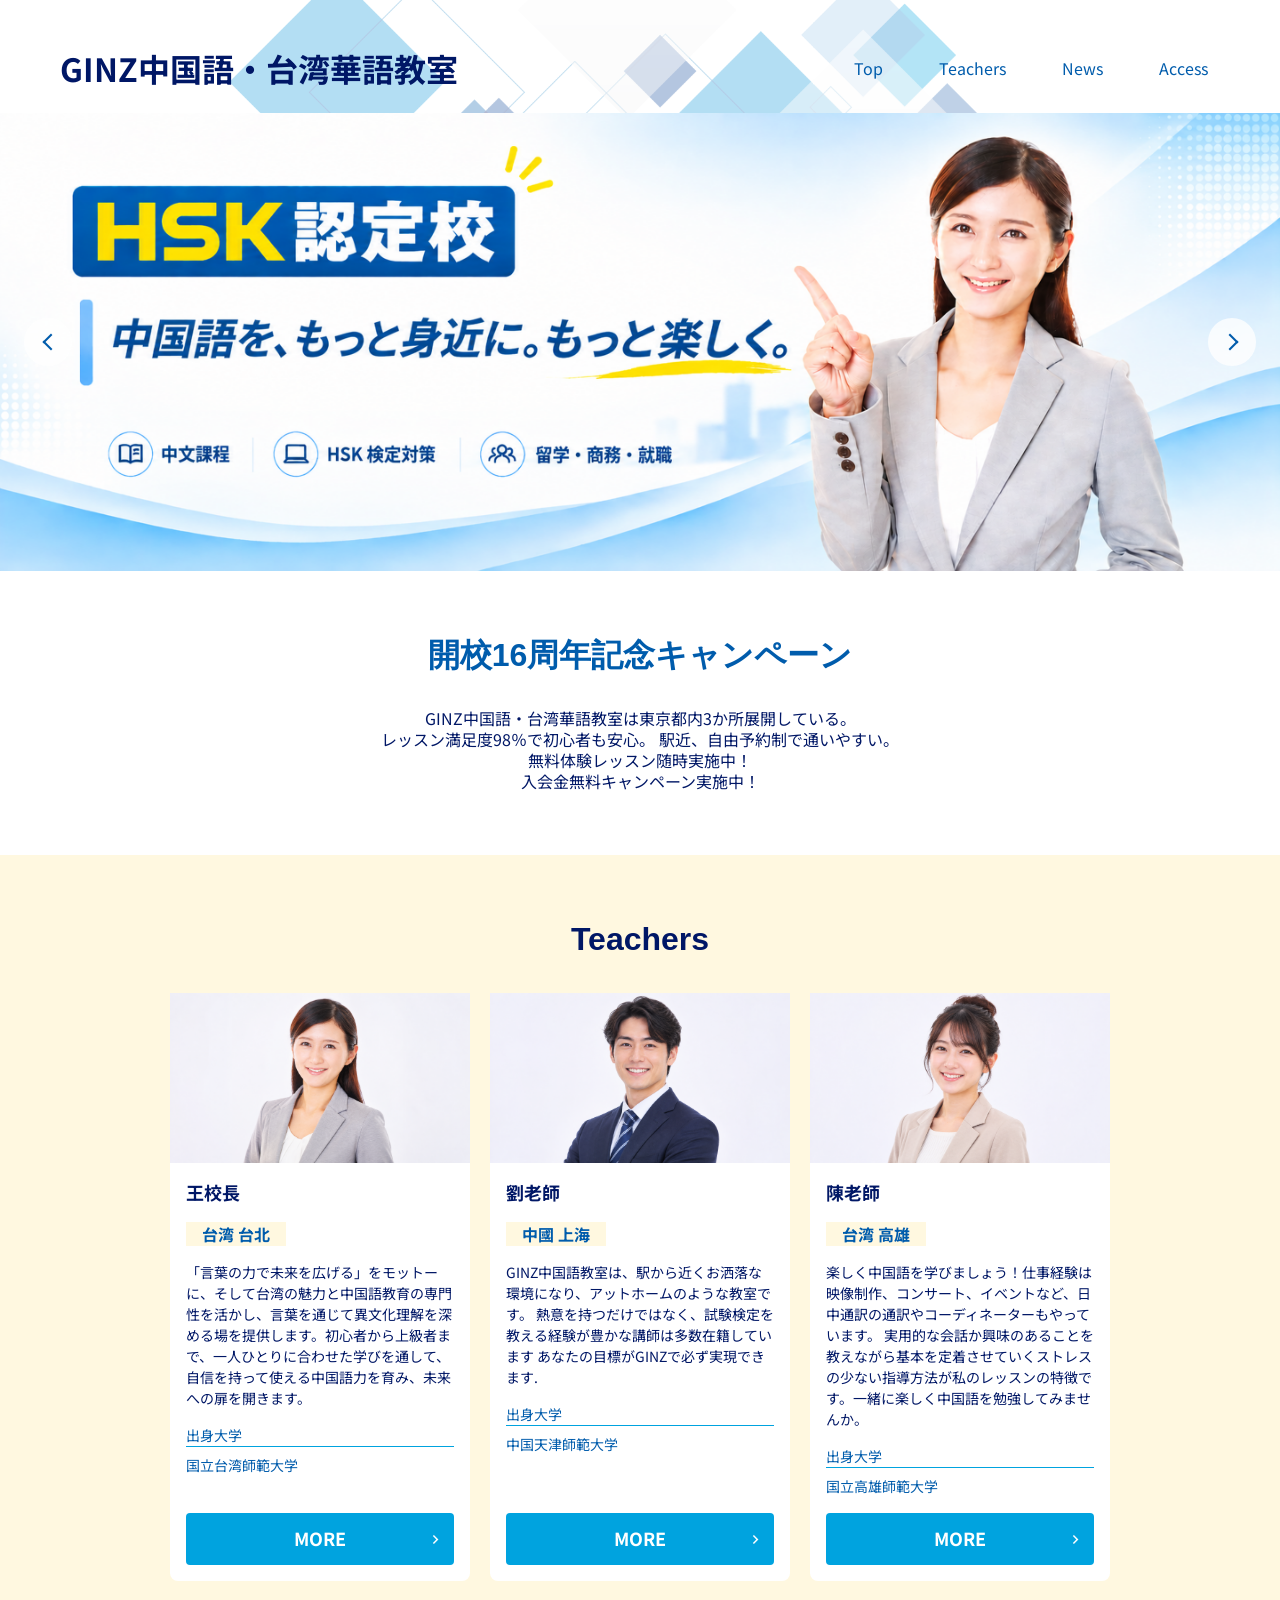
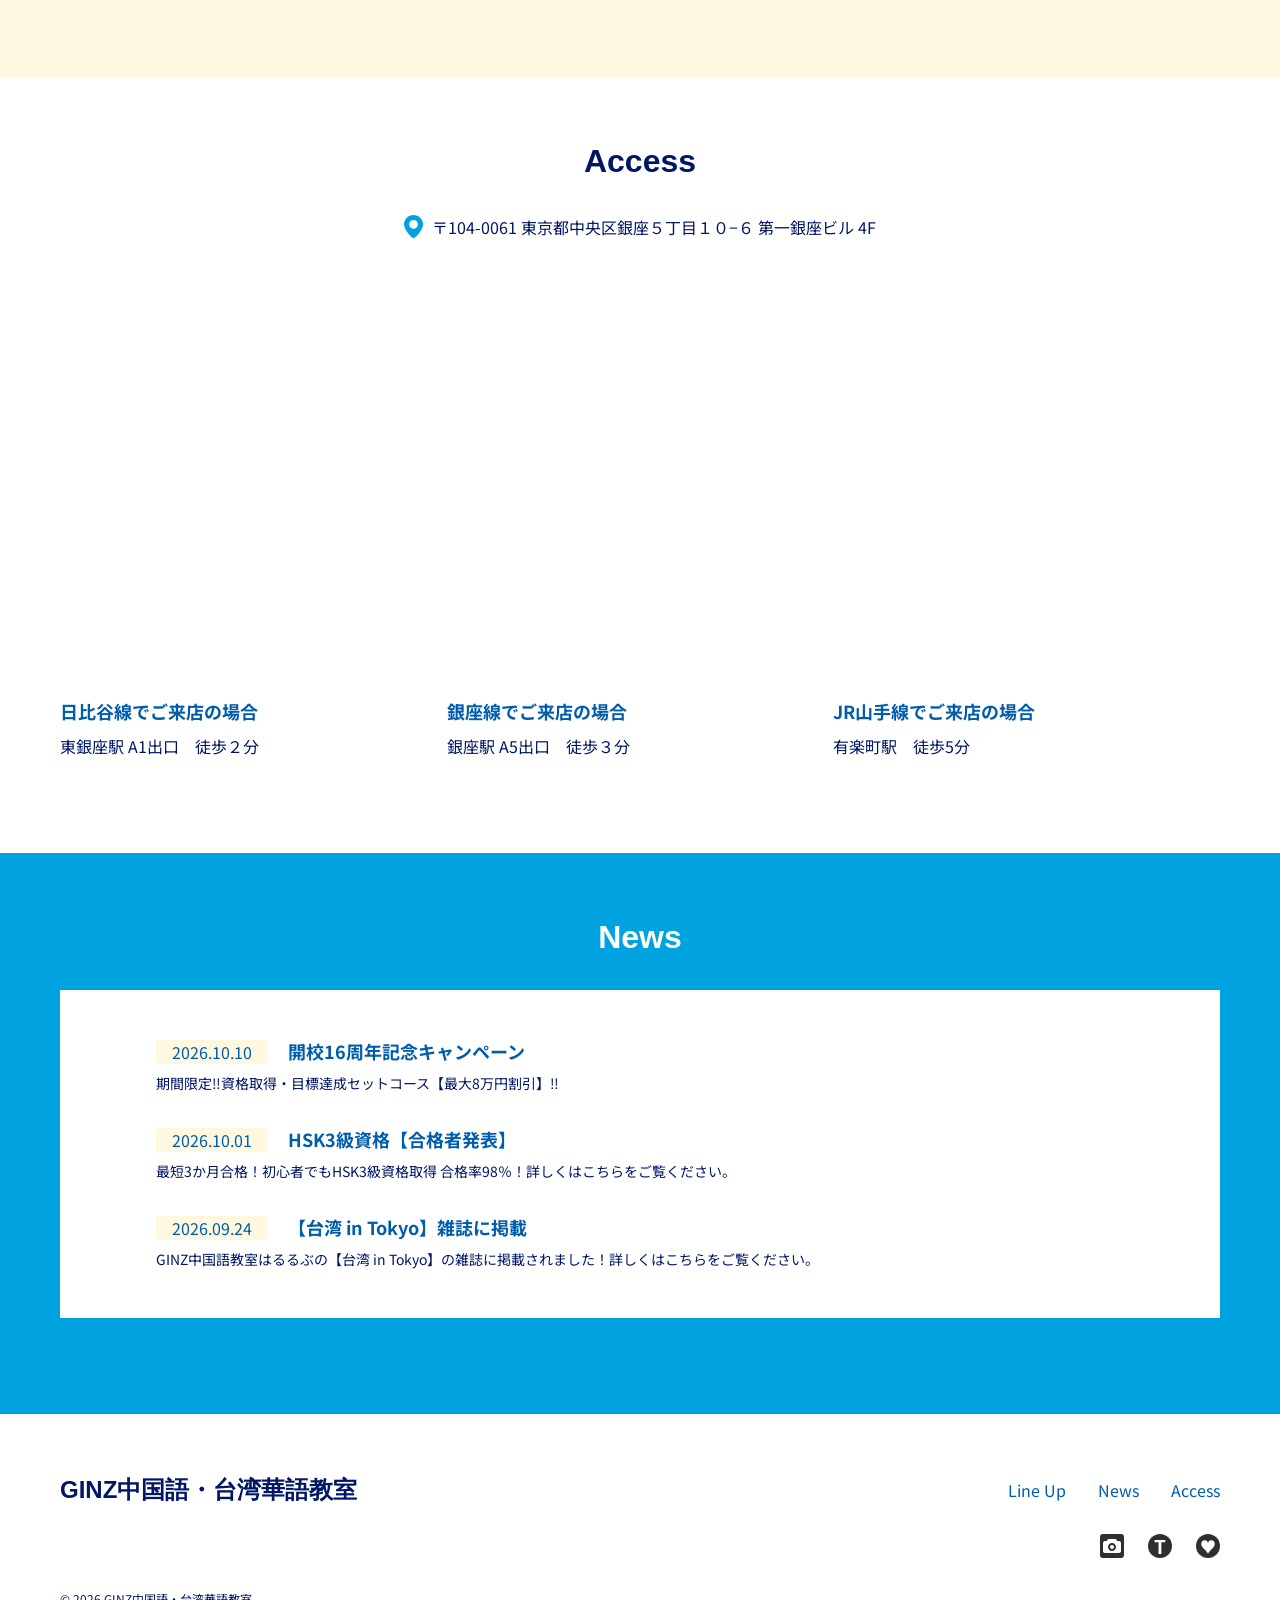
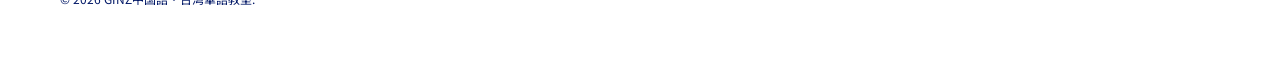
<file: index.html>
<!DOCTYPE html>
<html lang="ja">
<head prefix="og: https://ogp.me/ns#">
    <meta charset="UTF-8">
    <meta name="viewport" content="width=device-width, initial-scale=1.0">
    <meta name="description" content="GINZ中国語・台湾華語教室は東京都内3か所展開している。レッスン満足度98％で初心者も安心。駅近、自由予約制で通いやすい。無料体験レッスン随時実施中！">
    
    <!-- OGP -->
    <meta property="og:url" content="https://example.com/"> <!-- 暫定 -->
    <meta property="og:type" content="website">
    <meta property="og:title" content="GINZ中国語・台湾華語教室">
    <meta property="og:description" content="GINZ中国語・台湾華語教室は東京都内4か所展開している。レッスン満足度98％で初心者も安心。駅近、自由予約制で通いやすい。無料体験レッスン随時実施中！">
    <meta property="og:site_name" content="GINZ中国語・台湾華語教室">
    <meta property="og:image" content="https://example.com/assets/images/ogp.png">   <!-- 暫定 -->

    <!-- favicon apple-touch-icon -->
    <link rel="icon" type="image/svg+xml" href="assets/images/favicon.svg">
    <link rel="icon" type="image/x-icon" href="assets/images/favicon.ico">
    <link rel="apple-touch-icon" sizes="180x180" href="assets/images/apple-touch-icon.png">
    <link rel="icon" type="image/png" sizes="256x256" href="assets/images/android-chrome-256x256.png">
    
    <title>GINZ中国語・台湾華語教室</title>

    <!-- web fonts -->
    <link rel="preconnect" href="https://fonts.googleapis.com">
    <link rel="preconnect" href="https://fonts.gstatic.com" crossorigin>
    <link href="https://fonts.googleapis.com/css2?family=Noto+Sans+JP:wght@100..900&display=swap" rel="stylesheet">
    
    <!-- CSS -->
    <link rel="stylesheet" href="assets/css/destyle.css">
    <link rel="stylesheet" href="assets/css/style.css">

</head>
<body>
    <div id="container" class="container">
        <header class="header">
            <h1 class="header__topic"><a href="#">GINZ中国語・台湾華語教室</a></h1>
            <nav class="nav">
                <div class="nav__header">
                    <p class="nav__topic">GINZ中国語・台湾華語教室</p>
                    <img class="nav__btn" src="assets/images/btn-close.svg" alt="">
                </div>
                <ul class="nav__list">
                    <li class="nav__item"><a href="#"><img src="assets/images/icon-nav_top.svg" alt="">Top</a></li>
                    <li class="nav__item"><a href="#lineUp"><img src="assets/images/icon-nav-lineup.svg" alt="">Teachers</a></li>
                    <li class="nav__item"><a href="#news"><img src="assets/images/icon-nav-news.svg" alt="">News</a></li>
                    <li class="nav__item"><a href="#access"><img src="assets/images/icon-nav_access.svg" alt="">Access</a></li>

                </ul>
            </nav>
            <!-- .header_btn -->
            <img class="header__btn" src="assets/images/btn-menu.svg" alt="">

        </header>

        <main class="main">
            <article class="article">
                <header class="article__header">
                    <p class="mainImg">
                        <img class="mainImg__sp" src="assets/images/main-sp.jpg" alt="キャンペーン">
                        <span class="mainImg__pc" role="group" aria-label="メインビジュアルの画像スライダー">
                            <span class="mainImg__track">
                                <span class="mainImg__slide" aria-hidden="true"><img src="assets/images/main-pc_02.jpg" alt=""></span>
                                <span class="mainImg__slide" data-slide="0"><img src="assets/images/main-pc.jpg" alt="キャンペーン"></span>
                                <span class="mainImg__slide" data-slide="1" aria-hidden="true"><img src="assets/images/main-pc_02.jpg" alt="キャンペーン"></span>
                                <span class="mainImg__slide" aria-hidden="true"><img src="assets/images/main-pc.jpg" alt=""></span>
                            </span>
                            <button class="mainImg__arrow mainImg__arrow--prev" type="button" aria-label="前の画像"></button>
                            <button class="mainImg__arrow mainImg__arrow--next" type="button" aria-label="次の画像"></button>
                        </span>
                    </p>
                    <div class="mainTopics">
                        <h2 class="mainTopics__name">開校16周年記念キャンペーン</h2>
                        <p class="mainTopics__txt">GINZ中国語・台湾華語教室は東京都内3か所展開している。<br>
                            レッスン満足度98％で初心者も安心。
                            駅近、自由予約制で通いやすい。<br><br class="spBr">
                            無料体験レッスン随時実施中！<br>
                            入会金無料キャンペーン実施中！
                        </p>
                    </div>
                </header>
                <section id="lineUp" class="section section--lineUp">
                    <h3 class="section__topic">Teachers</h3>
                    <ul class="lineUp">
                        <li class="lineUp__item">
                            <p class="lineUp__img"><img src="assets/images/thum-lineup01.jpg" alt="王老師"></p>
                            <div class="lineUp__content">
                                <h4 class="lineUp__name">王校長</h4>
                                <p class="lineUp__category">台湾 台北</p>
                                <p class="lineUp__txt">「言葉の力で未来を広げる」をモットーに、そして台湾の魅力と中国語教育の専門性を活かし、言葉を通じて異文化理解を深める場を提供します。初心者から上級者まで、一人ひとりに合わせた学びを通して、自信を持って使える中国語力を育み、未来への扉を開きます。</p>
                                <div class="detail">
                                    <p class="detail__location">出身大学</p>
                                    <p class="detail__txt">国立台湾師範大学</p>
                                </div>
                                <a class="btn" href="#">MORE</a>
                            </div> <!-- lineUp__content -->
                        </li>
                        <li class="lineUp__item">
                            <p class="lineUp__img"><img src="assets/images/thum-lineup02.jpg" alt="劉老師"></p>
                            <div class="lineUp__content">
                                <h4 class="lineUp__name">劉老師</h4>
                                <p class="lineUp__category">中國 上海</p>
                                <p class="lineUp__txt">GINZ中国語教室は、駅から近くお洒落な環境になり、アットホームのような教室です。 熱意を持つだけではなく、試験検定を教える経験が豊かな講師は多数在籍しています あなたの目標がGINZで必ず実現できます.</p>
                                <div class="detail">
                                    <p class="detail__location">出身大学</p>
                                    <p class="detail__txt">中国天津師範大学</p>
                                </div>
                                <a class="btn" href="#">MORE</a>
                            </div> <!-- lineUp__content -->
                        </li>
                        <li class="lineUp__item">
                            <p class="lineUp__img"><img src="assets/images/thum-lineup03.jpg" alt="陳老師"></p>
                            <div class="lineUp__content">
                                <h4 class="lineUp__name">陳老師</h4>
                                <p class="lineUp__category">台湾 高雄</p>
                                <p class="lineUp__txt">楽しく中国語を学びましょう！仕事経験は映像制作、コンサート、イベントなど、日中通訳の通訳やコーディネーターもやっています。 実用的な会話か興味のあることを教えながら基本を定着させていくストレスの少ない指導方法が私のレッスンの特徴です。一緒に楽しく中国語を勉強してみませんか。</p>
                                <div class="detail">
                                    <p class="detail__location">出身大学</p>
                                    <p class="detail__txt">国立高雄師範大学</p>
                                </div>
                                <a class="btn" href="#">MORE</a>
                            </div> <!-- lineUp__content -->
                        </li>
                    </ul>
                </section>

                <section id="access" class="section section--access">
                    <h3 class="section__topic">Access</h3>
                    <address class="address"><img src="assets/images/icon-nav_access.svg" alt="">〒104-0061 東京都中央区銀座５丁目１０−６ 第一銀座ビル 4F</address>
                    <iframe class="map" src="https://www.google.com/maps/embed?pb=!1m18!1m12!1m3!1d3241.2957389659337!2d139.76284357578737!3d35.66971937259103!2m3!1f0!2f0!3f0!3m2!1i1024!2i768!4f13.1!3m3!1m2!1s0x60188be6ffcf54fb%3A0x1d513f901a5be927!2z56ys5LiA6YqA5bqn44OT44Or!5e0!3m2!1sja!2stw!4v1791644017799!5m2!1sja!2stw" style="border:0;" allowfullscreen="" loading="lazy" referrerpolicy="strict-origin-when-cross-origin"></iframe>
                    <ul class="directions">
                        <li class="directions__item">
                            <h4 class="directions__topic">日比谷線でご来店の場合</h4>
                            <p class="directions__txt">東銀座駅 A1出口　徒歩２分</p>
                        </li>
                        <li class="directions__item">
                            <h4 class="directions__topic">銀座線でご来店の場合</h4>
                            <p class="directions__txt">銀座駅 A5出口　徒歩３分</p>
                        </li>
                        <li class="directions__item">
                            <h4 class="directions__topic">JR山手線でご来店の場合</h4>
                            <p class="directions__txt">有楽町駅　徒歩5分</p>
                        </li>
                    </ul>
                </section>

                <Section id="news" class="section section--news">
                    <h3 class="section__topic section__topic--news">News</h3>
                    <dl class="news__list">
                        <dt class="news__topic">
                            <time datetime="2026-10-10">2026.10.10</time>
                            <span>開校16周年記念キャンペーン</span>
                        </dt>
                        <dd class="news__txt">期間限定‼️資格取得・目標達成セットコース【最大8万円割引】‼️</dd>
                       
                        <dt class="news__topic">
                            <time datetime="2026-10-01">2026.10.01</time>
                            <span>HSK3級資格【合格者発表】 </span>
                        </dt>
                        <dd class="news__txt">最短3か月合格！初心者でもHSK3級資格取得 合格率98％！詳しくはこちらをご覧ください。</dd>
                        
                        <dt class="news__topic">
                            <time datetime="2026-09-24">2026.09.24</time>
                            <span>【台湾 in Tokyo】雑誌に掲載</span>
                        </dt>
                        <dd class="news__txt">GINZ中国語教室はるるぶの【台湾 in Tokyo】の雑誌に掲載されました！詳しくはこちらをご覧ください。</dd>
                    </dl>
                </Section>   
            </article>
        </main>

        <footer class="footer">
            <div class="footer__group">
                <h2 class="footer__topic">GINZ中国語・台湾華語教室</h2>
                <nav class="menu">
                    <ul class="menu__list">
                        <li class="menu__item"><a href="#lineUp">Line Up</a></li>
                        <li class="menu__item"><a href="#news">News</a></li>
                        <li class="menu__item"><a href="#access">Access</a></li>
                    </ul>
                </nav>
            </div>
            <ul class="sns">
                <li class="sns__item"><a href="#" target="_blank"><img src="assets/images/icon-sns_photo.svg" alt=""></a></li>
                <li class="sns__item"><a href="#" target="_blank"><img src="assets/images/icon-sns_tmark.svg" alt=""></a></li>
                <li class="sns__item"><a href="#" target="_blank"><img src="assets/images/icon-sns_heart.svg" alt=""></a></li>
            </ul>
            <p class="copy"><small>&copy; 2026 GINZ中国語・台湾華語教室.</small></p>
        </footer>
    </div>
    <script src="https://code.jquery.com/jquery-3.7.0.min.js" integrity="sha256-2Pmvv0kuTBOenSvLm6bvfBSSHrUJ+3A7x6P5Ebd07/g=" crossorigin="anonymous"></script>
    <script src="assets/js/main.js"></script>

</body>
</html>
</file>
<file: assets/css/destyle.css>
/*! destyle.css v4.0.0 | MIT License | https://github.com/nicolas-cusan/destyle.css */

/* Reset box-model and set borders */
/* ============================================ */

*,
::before,
::after {
  box-sizing: border-box;
  border-style: solid;
  border-width: 0;
}

/* Document */
/* ============================================ */

/**
 * 1. Correct the line height in all browsers.
 * 2. Prevent adjustments of font size after orientation changes in iOS.
 * 3. Remove gray overlay on links for iOS.
 */

html {
  line-height: 1.15; /* 1 */
  -webkit-text-size-adjust: 100%; /* 2 */
  -webkit-tap-highlight-color: transparent; /* 3*/
}

/* Sections */
/* ============================================ */

/**
 * Remove the margin in all browsers.
 */

body {
  margin: 0;
}

/**
 * Render the `main` element consistently in IE.
 */

main {
  display: block;
}

/* Vertical rhythm */
/* ============================================ */

p,
table,
blockquote,
address,
pre,
iframe,
form,
figure,
dl {
  margin: 0;
}

/* Headings */
/* ============================================ */

h1,
h2,
h3,
h4,
h5,
h6 {
  font-size: inherit;
  font-weight: inherit;
  margin: 0;
}

/* Lists (enumeration) */
/* ============================================ */

ul,
ol {
  margin: 0;
  padding: 0;
  list-style: none;
}

/* Lists (definition) */
/* ============================================ */

dt {
  font-weight: bold;
}

dd {
  margin-left: 0;
}

/* Grouping content */
/* ============================================ */

/**
 * 1. Add the correct box sizing in Firefox.
 * 2. Show the overflow in Edge and IE.
 */

hr {
  box-sizing: content-box; /* 1 */
  height: 0; /* 1 */
  overflow: visible; /* 2 */
  border-top-width: 1px;
  margin: 0;
  clear: both;
  color: inherit;
}

/**
 * 1. Correct the inheritance and scaling of font size in all browsers.
 * 2. Correct the odd `em` font sizing in all browsers.
 */

pre {
  font-family: monospace, monospace; /* 1 */
  font-size: inherit; /* 2 */
}

address {
  font-style: inherit;
}

/* Text-level semantics */
/* ============================================ */

/**
 * Remove the gray background on active links in IE 10.
 */

a {
  background-color: transparent;
  text-decoration: none;
  color: inherit;
}

/**
 * 1. Remove the bottom border in Chrome 57-
 * 2. Add the correct text decoration in Chrome, Edge, IE, Opera, and Safari.
 */

abbr[title] {
  text-decoration: underline dotted; /* 2 */
}

/**
 * Add the correct font weight in Chrome, Edge, and Safari.
 */

b,
strong {
  font-weight: bolder;
}

/**
 * 1. Correct the inheritance and scaling of font size in all browsers.
 * 2. Correct the odd `em` font sizing in all browsers.
 */

code,
kbd,
samp {
  font-family: monospace, monospace; /* 1 */
  font-size: inherit; /* 2 */
}

/**
 * Add the correct font size in all browsers.
 */

small {
  font-size: 80%;
}

/**
 * Prevent `sub` and `sup` elements from affecting the line height in
 * all browsers.
 */

sub,
sup {
  font-size: 75%;
  line-height: 0;
  position: relative;
  vertical-align: baseline;
}

sub {
  bottom: -0.25em;
}

sup {
  top: -0.5em;
}

/* Replaced content */
/* ============================================ */

/**
 * Prevent vertical alignment issues.
 */

svg,
img,
embed,
object,
iframe {
  vertical-align: bottom;
}

/* Forms */
/* ============================================ */

/**
 * Reset form fields to make them styleable.
 * 1. Make form elements stylable across systems iOS especially.
 * 2. Inherit text-transform from parent.
 */

button,
input,
optgroup,
select,
textarea {
  -webkit-appearance: none; /* 1 */
  appearance: none;
  vertical-align: middle;
  color: inherit;
  font: inherit;
  background: transparent;
  padding: 0;
  margin: 0;
  border-radius: 0;
  text-align: inherit;
  text-transform: inherit; /* 2 */
}

/**
 * Correct cursors for clickable elements.
 */

button,
[type="button"],
[type="reset"],
[type="submit"] {
  cursor: pointer;
}

button:disabled,
[type="button"]:disabled,
[type="reset"]:disabled,
[type="submit"]:disabled {
  cursor: default;
}

/**
 * Improve outlines for Firefox and unify style with input elements & buttons.
 */

:-moz-focusring {
  outline: auto;
}

select:disabled {
  opacity: inherit;
}

/**
 * Remove padding
 */

option {
  padding: 0;
}

/**
 * Reset to invisible
 */

fieldset {
  margin: 0;
  padding: 0;
  min-width: 0;
}

legend {
  padding: 0;
}

/**
 * Add the correct vertical alignment in Chrome, Firefox, and Opera.
 */

progress {
  vertical-align: baseline;
}

/**
 * Remove the default vertical scrollbar in IE 10+.
 */

textarea {
  overflow: auto;
}

/**
 * Correct the cursor style of increment and decrement buttons in Chrome.
 */

[type="number"]::-webkit-inner-spin-button,
[type="number"]::-webkit-outer-spin-button {
  height: auto;
}

/**
 * Correct the outline style in Safari.
 */

[type="search"] {
  outline-offset: -2px; /* 1 */
}

/**
 * Remove the inner padding in Chrome and Safari on macOS.
 */

[type="search"]::-webkit-search-decoration {
  -webkit-appearance: none;
}

/**
 * 1. Correct the inability to style clickable types in iOS and Safari.
 * 2. Fix font inheritance.
 */

::-webkit-file-upload-button {
  -webkit-appearance: button; /* 1 */
  font: inherit; /* 2 */
}

/**
 * Fix appearance for Firefox
 */
[type="number"] {
  -moz-appearance: textfield;
}

/**
 * Clickable labels
 */

label[for] {
  cursor: pointer;
}

/* Interactive */
/* ============================================ */

/*
 * Add the correct display in Edge, IE 10+, and Firefox.
 */

details {
  display: block;
}

/*
 * Add the correct display in all browsers.
 */

summary {
  display: list-item;
}

/*
 * Remove outline for editable content.
 */

[contenteditable]:focus {
  outline: auto;
}

/* Tables */
/* ============================================ */

/**
1. Correct table border color inheritance in all Chrome and Safari.
*/

table {
  border-color: inherit; /* 1 */
  border-collapse: collapse;
}

caption {
  text-align: left;
}

td,
th {
  vertical-align: top;
  padding: 0;
}

th {
  text-align: left;
  font-weight: bold;
}
</file>
<file: assets/css/style.css>
@charset "UTF-8";
/* ===============
common
================= */
html {
  font-size: 62.5%;
}

body {
  font-family: 
    'Noto Sans JP', 
    Arial,
    sans-serif;
  font-style: normal;
  color: #001766;
  background-color: #fff;
  line-height: 1.5;
}

/* Fixed background gives the page a simple parallax effect while scrolling. */
.container {
    position: relative;
    isolation: isolate;
}

.container::before {
    content: '';
    position: fixed;
    inset: 0;
    z-index: -1;
    pointer-events: none;
    background-image: url('../images/bg_l.png');
    background-repeat: no-repeat;
    background-position: center top;
    background-size: min(100vw, 2000px) auto;
}

img {
  max-width: 100%;
  height: auto;
}

.section__topic {
    font-family: Arial;
    font-size: 3.2rem; /* 32px */
    font-weight: 700;
    line-height: 1.3; /* 41.6px */
    text-align: center;
}
/* ===============
header
================= */
.header {
    padding: 24px 6.4% 16px;
    background-color: rgba(255, 255, 255, 0.7);
    position: sticky;
    top: 0;
    z-index: 1000;

}
.header__topic, .nav__topic {
    color: #001766;
    font-size: 2.4rem; /* 24px */
    font-weight: 700;
}

/* nav初期設定 */
.nav {
    background: rgba(255, 255, 255, 0.9);
    width: 100%;
    height: 100vh;
    padding: 24px 6.4%;
    position: fixed;
    top: 0;
    left: 0;
    z-index: 100;
    transform: translateX(-100%);
    transition: transform 0.3s ease-in-out;
}

.nav__header {
    display: flex;
    justify-content: space-between;
    align-items: center;
    /* margin-bottom: 24px; */
}

.nav__list {
    margin-top: 66px;
}

.nav__item {
    color: #001766;
    font-size: 1.8rem; /* 18px */
    font-weight: 700;
    line-height: 1; 
    margin-top: 52px;
}

.nav__item img {
    display: inline-block;
    vertical-align: -3px;
    margin-right: 24px;
}

.nav.active {
    transform: translateX(0);
}

.header__btn {
    display: block;
    width: 18px;
    height: 11px;
    cursor: pointer;
    position: absolute;
    top: 37px;
    right: 6.4%;
}

/* .header pc */
@media screen and (min-width: 769px) {
    .header {
        max-width: 1280px;
        margin: 0 auto;
        padding: 48px 60px 24px 60px;
        display: flex;
        justify-content: space-between;
        align-items: center;
    }
    .header__topic {
        font-size: 3.2rem; /* 32px */
        line-height: 1; 
    }

    .nav {
        background: transparent;
        width: auto;
        height: auto;
        padding: 0;
        position: static;
        transform: translate(0);
    }
    .nav__list {
        display: flex;
        margin-top: 0;
    }
    .nav__item {
        margin-top: 0;
        color: #005cac;
        font-size: 1.6rem; /* 16px */
        font-weight: 400;
        line-height: 1.3; /* 20.8px */
        margin-left: 32px;
    }
    .nav__item a {
        display: block;
        padding: 10px 12px;
        border-radius: 4px;
        transition: background-color 0.2s ease;
    }
    .nav__item a:hover,
    .nav__item a:focus-visible {
        background-color: #005cac;
        color: #fff;
    }
    .nav__header {
        display: none;
    }
    .nav__item img {
        display: none;
        margin-right: 0;
    }
    /* .nav__item:first-of-type {
       display: none;
    } */

    .header__btn {
        display: none;
    }

}
/* pc 768px */


/* ===============
main
================= */
/* article header */
.mainImg .mainImg__pc {
    display: none;
}

.mainTopics {
    padding: 48px 6.4%;
    background-color: rgba(255, 255, 255, 0.6);
}

.mainTopics__name {
    color: #005cac;
    text-align: center;
    font-family: Arial;
    font-size: 2.4rem; /* 24px */
    font-weight: 700;
    line-height: 1.3; /* 31.2px */
}

.mainTopics__txt {
    font-size: 1.4rem; /* 14px */
    margin-top: 24px;
    text-align: center;
}

/* article header pc */
@media screen and (min-width: 768px) {
    .mainImg .mainImg__sp {
        display: none;
    }
    .mainImg .mainImg__pc {
        display: block;
        position: relative;
        width: 100%;
        aspect-ratio: 2880 / 1030;
        overflow: hidden;
    }
    .mainImg__track {
        display: flex;
        width: 400%;
        height: 100%;
        transform: translateX(-25%);
        transition: transform 0.8s ease;
    }
    .mainImg__slide {
        display: block;
        flex: 0 0 25%;
        width: 25%;
        height: 100%;
    }
    .mainImg__slide img {
        display: block;
        width: 100%;
        height: 100%;
        object-fit: cover;
    }
    .mainImg__arrow {
        position: absolute;
        z-index: 3;
        top: 50%;
        display: grid;
        width: 48px;
        height: 48px;
        place-items: center;
        border-radius: 50%;
        background-color: rgba(255, 255, 255, 0.78);
        color: #005cac;
        cursor: pointer;
        transform: translateY(-50%);
        transition: background-color 0.2s ease;
    }
    .mainImg__arrow:hover {
        background-color: rgba(255, 255, 255, 0.95);
    }
    .mainImg__arrow:focus-visible {
        outline: 3px solid #005cac;
        outline-offset: 3px;
    }
    .mainImg__arrow::before {
        width: 12px;
        height: 12px;
        border-top: 2px solid currentColor;
        border-right: 2px solid currentColor;
        content: '';
    }
    .mainImg__arrow--prev {
        left: 24px;
    }
    .mainImg__arrow--prev::before {
        margin-left: 5px;
        transform: rotate(-135deg);
    }
    .mainImg__arrow--next {
        right: 24px;
    }
    .mainImg__arrow--next::before {
        margin-right: 5px;
        transform: rotate(45deg);
    }
    .mainTopics {
        max-width: 1280px;
        margin: 0 auto;
        padding: 64px 0;
    }
    .mainTopics__name {
        font-size: 3.2rem; /* 32px */
    }
    .spBr {
        display: none;
    }
    .mainTopics__txt {
        font-size: 1.6rem; /* 16px */
        line-height: 1.3;
        margin-top: 32px;
    }
}

@media (prefers-reduced-motion: reduce) {
    .mainImg__track {
        transition: none;
    }
}
/*  pc 769px */

/* lineUp */
.section--lineUp {
    padding: 48px 4.2%;
    background-color: #FFF8E0;
}

.lineUp__item {
    display: flex;
    flex-direction: column;
    margin-top: 20px;
}

.lineUp__item:first-of-type {
    margin-top: 32px;
}

.lineUp__img {
    aspect-ratio: 1664 / 945;
    overflow: hidden;
}

.lineUp__img img {
    display: block;
    width: 100%;
    height: 100%;
    object-fit: cover;
}

.lineUp__content {
    display: flex;
    flex: 1;
    flex-direction: column;
    background-color: #fff;
    padding: 16px;
    border-radius: 0 0 8px 8px;
}

.lineUp__name {
    font-size: 1.8rem; /* 18px */
    font-weight: 700;
}

.lineUp__category {
    background-color: #FFF8E0;
    display: inline-block;
    align-self: flex-start;
    padding: 4px 16px;
    color: #005cac;
    font-size: 1.6rem; /* 16px */
    font-weight: 700;
    line-height: 1; /* 16px */
    margin-top: 16px;
}

.lineUp__txt {
    color: #001766;
    font-size: 1.4rem; /* 14px */
    margin-top: 16px;
    overflow-wrap: anywhere;
}

/* lineUp pc */
@media screen and (min-width: 768px) {
    .section--lineUp {
        padding: 64px 0 96px;
    }
    .lineUp {
        max-width: 1280px;
        margin: 0 auto;
        padding: 0 60px;
        display: flex;
        justify-content: center;
        gap: 20px;
    }
    .lineUp__item {
        flex: 1 1 0;
        min-width: 0;
        max-width: 300px;
        margin-top: 32px;
    }
    .lineUp__content .detail {
        margin-bottom: 16px;
    }
    .lineUp__content .btn {
        margin-top: auto;
    }
    /* .lineUp__item:first-of-type {
        margin-top: 0;
    } */
} /* pc 768 px */

.detail {
    color: #005cac;
    font-size: 1.4rem; /* 14px */
    margin-top: 16px;
}

.detail__location {
    border-bottom: 1px solid #00a3df;
}

.detail__txt {
    margin-top: 8px;
}

.btn {
    display: block;
    padding: 16px 0 18px;
    border-radius: 4px;
    background-color: #00a3df;
    color: #FFF;
    text-align: center;
    font-size: 1.8rem; /* 18px */
    font-weight: 700;
    line-height: 1; /* 18px */
    margin-top: 16px;
    transition: 0.4s ease-in-out;
    position: relative;
}

.btn::after {
    display: block;
    content: '';
    width: 7px;
    height: 12px;
    background-image: url('../images/btn-arrow.svg');
    background-repeat: no-repeat;
    background-position: center;
    background-size: contain;
    position: absolute;
    top: 50%;
    right: 15px;
    transform: translateY(-50%);
}

.btn:hover {
    opacity: 0.5;
}

/* access */
.section--access {
    padding: 48px 0;
    background-color: rgba(255, 255, 255, 0.6);
}

.address {
    font-size: 1.4rem; /* 14px */
    text-align: center;
    margin-top: 24px;
}

.address img {
    margin-right: 8px;
    vertical-align: bottom;
    width: 20px;
}

.map {
    width: 100%;
    height: 400px;
    margin-top: 24px;
}

.directions {
    padding: 24px 6.4% 0;
}

.directions__item + .directions__item {
    margin-top: 24px;
}

.directions__topic {
    color: #005cac;
    font-size: 1.6rem; /* 16px */
    font-weight: 700;
    line-height: 1.3; /* 20.8px */
}

.directions__txt {
    font-size: 1.4rem; /* 14px */    
    margin-top: 8px;
}

/* access pc */
@media screen and (min-width: 768px) {
    .section--access {
        max-width: 1280px;
        margin: 0 auto;
        padding: 64px 60px 96px;
    }

    .address {
        font-size: 1.6rem; /* 16px */
        line-height: 1.3; /* 20.8px */
        margin-top: 32px;
    }

    .map {
        margin-top: 32px;
    }

    .directions {
        padding: 32px 0 0;
        display: flex;
        justify-content: space-between;
    }
    .directions__item {
        flex: 1;
        min-width: 0;
        width: auto;
    }
    .directions__item + .directions__item {
        margin-top: 0;
    }
    .directions__topic {
        font-size: 1.8rem; /* 18px */
        line-height: 1; 
    }
    .directions__txt {
        font-size: 1.6rem; /* 16px */
        line-height: 1.3; /* 20.8px */
        margin-top: 16px;
    }
} /* pc 768 px */

/* news */
.section--news {
    padding: 48px 4.2%;
    background-color: #00a3df;
}

.section__topic--news {
    color: #fff;
}

.news__list {
    background-color: #fff;
    padding: 24px 4.2%;
    margin-top: 32px;
}

.news__topic {
    color: #005cac;
    font-size: 1.6rem; /* 16px */
    font-weight: 700;
    line-height: 1; /* 18.2px */
    margin-top: 24px;
}

.news__topic:first-of-type {
    margin-top: 0;
}

.news__topic time {
    background-color: #FFF8E0;
    padding: 4px 16px;
    text-align: center;
    font-size: 1.4rem; /* 14px */
    font-weight: 400;
    line-height: 1; /* 14px */
}

.news__topic span {
    display: block;
    margin-top: 12px;
}

.news__txt {
    font-size: 1.4rem;
    margin-top: 8px;
}

/* news pc */
@media screen and (min-width: 768px) {
    .section--news {
        padding: 64px 0 96px;
    }
    .news__list {
        max-width: 1160px;
        margin: 32px auto 0;
        padding: 48px 96px;
    }
    .news__topic {
        font-size: 1.8rem; /* 18px */
        line-height: 1.5; 
        margin-top: 32px;
        display: flex;
        align-items: center;
    }
    .news__topic time {
        font-size: 1.6rem; /* 16px */
    }
    .news__topic span {
        margin-top: 0;
        margin-left: 20px;
    }
} /* pc 768 px */

/* ===============
footer
================= */
.footer {
    padding: 32px 4.2%;
    background-color: rgba(255, 255, 255, 0.6);
}

.footer__topic {
    color: #001766;
    font-family: Arial;
    font-size: 3.2rem; /* 32px */
    font-weight: 700;
    line-height: 1.3; 
}

.menu__list {
    margin-top: 32px;
}

.menu__item {
    color: #005cac;
    font-size: 1.6rem; /* 16px */
    line-height: 1.3; /* 20.8px */
    margin-top: 16px;
}

.sns {
    margin-top: 32px;
    display: flex;
}

.sns__item {
    width: 24px;
    height: 24px;
    margin-right: 24px;
}

.copy {
    margin-top: 64px;
}

.copy small {
    font-size: 1.2rem; /* 12px */
}

/* footer pc */
@media screen and (min-width: 768px) {
    .footer {
        padding: 64px 60px;
        max-width: 1280px;
        margin: 0 auto;
    }
    .footer__group {
        display: flex;
        justify-content: space-between;
        align-items: center;
    }
    .footer__topic {
        font-size: 2.4rem; /* 24px */
        line-height: 1;
    }
    .menu__list {
        display: flex;
        margin-top: 0;
    }
    .menu__item {
        margin-top: 0;
        margin-left: 32px;
    }
    .sns {
        justify-content: flex-end;
    }
    .sns__item {
        margin: 0 0 0 24px;
    }
    .copy {
        margin-top: 32px;
    }
} /* pc 768 px */
</file>
